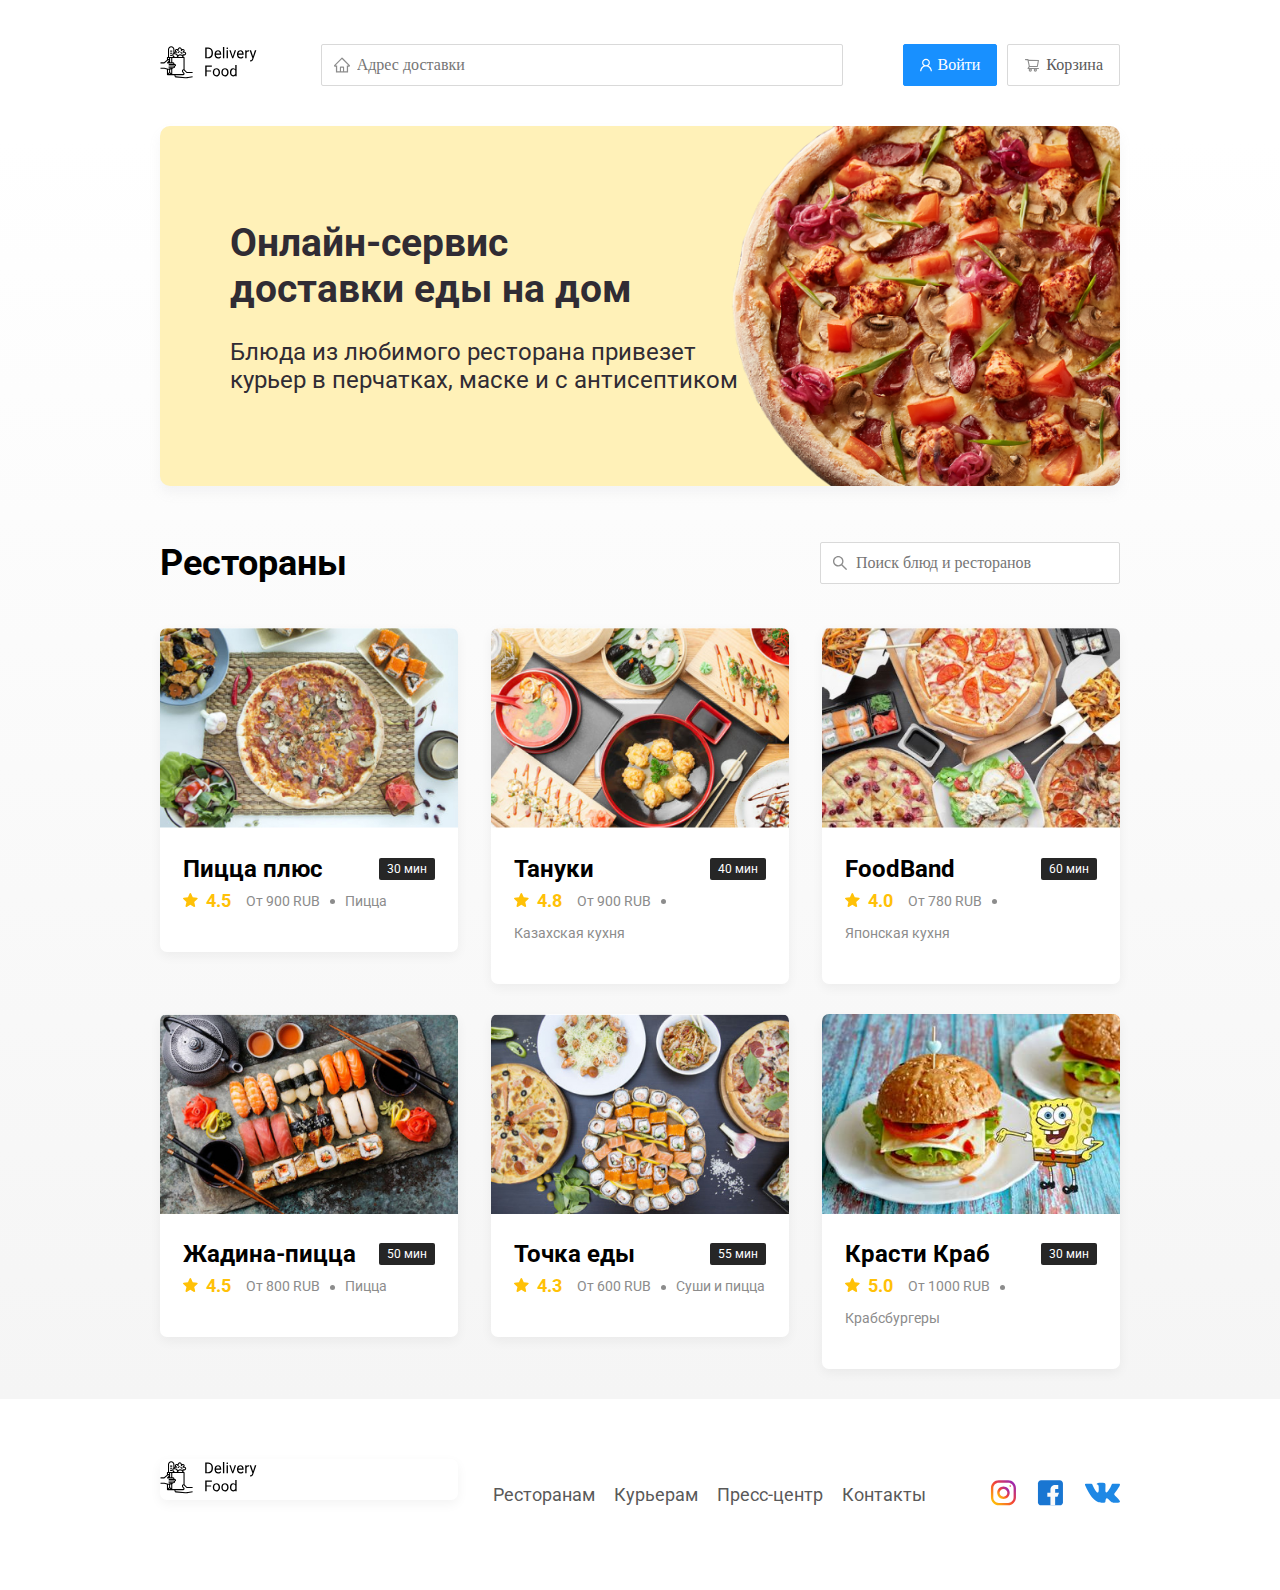
<file: index.html>
<!DOCTYPE html>
<html lang="ru">
    <head>
        <meta charset="UTF-8">
        <meta name="viewport" content="width=device-width, initial-scale=1.0">
        <title>Delivery Food - доставка еды на дом</title>
        <link 
            href="https://fonts.googleapis.com/css?family=Roboto:400,700&display=swap&subset=cyrillic" 
            rel="stylesheet"
        />
        <link rel="stylesheet" href="css\normalize.css">
        <link rel="stylesheet" href="css/style.css"/>
    </head>
    <body>
        <div class="container">
                <!-- Шапка сайти -->
            <header class="header">
                <!-- Логотип -->
                <a href="index.html" class="logo">
                    <img src="img/logo.svg" alt="Logo" class="logo"/>
                </a>
                <!-- Поле пойска -->
                <input type="text" class="input input-address"placeholder="Адрес доставки"/>
                
                <!-- Кнопки -->
                <div class="buttons">
                    <button class="button button-primary">
                        <img src="img/user.svg" alt="user" class="button-icon">
                        <span class="button-text">Войти</span>
                    </button>
                    <button class="button">
                        <img src="img/shopping-cart.svg" alt="shopping-cart" class="button-icon">
                        <span class="button-text">Корзина</span>
                    </button>
                </div>
            </header>
        </div>
        <!--/.container-->

        <main class="main">
            <div class="container">

                <section class="promo">
                    <h1 class="promo-title">Онлайн-сервис <br/> доставки еды на дом</h1>
                    <p class="promo-text">
                        Блюда из любимого ресторана привезет курьер в перчатках, маске и с антисептиком
                    </p>
                </section>
    
                <section class="restaurants">
                    <div class="section-heading">
                       <h2 class="section-title">Рестораны</h2>
                       <input type="text" class="input input-search" placeholder="Поиск блюд и ресторанов"/>
                    </div>
                    <div class="cards">
                        <a href="restaurant-pizza-plus.html" class="card">
                            <img src="img/image.jpg" alt="image" class="card-image"/>
                            <div class="card-text">
                                <div class="card-heading">
                                    <h3 class="card-title">Пицца плюс</h3>
                                    <span class="card-tag tag">30 мин</span>
                                </div>
                                <!-- /.card-heading -->
                                <div class="card-info">
                                    <div class="rating"><img src="img/rating.svg" alt="rating" class="rating-star"/>4.5</div>
                                    <div class="price">От 900 RUB</div>
                                    <div class="category">Пицца</div>
    
                                </div>
                                <!-- /.card-info -->
                            </div>
                            <!-- /.card-text -->
                        </a>
                        <!-- /.card -->
    
                        <a href="restaurant-tanuki.html" class="card">
                            <img src="img/imaget.jpg" alt="image" class="card-image"/>
                            <div class="card-text">
                                <div class="card-heading">
                                    <h3 class="card-title">Тануки</h3>
                                    <span class="card-tag tag">40 мин</span>
                                </div>
                                <!-- /.card-heading -->
                                <div class="card-info">
                                    <div class="rating"><img src="img/rating.svg" alt="rating" class="rating-star"/>4.8</div>
                                    <div class="price">От 900 RUB</div>
                                    <div class="category">Казахская кухня</div>
    
                                </div>
                                <!-- /.card-info -->
                            </div>
                            <!-- /.card-text -->
                        </a>
                        <!-- /.card -->
    
                        <a href="restaurant-foodband.html" class="card">
                            <img src="img/imagef.jpg" alt="image" class="card-image"/>
                            <div class="card-text">
                                <div class="card-heading">
                                    <h3 class="card-title">FoodBand</h3>
                                    <span class="card-tag tag">60 мин</span>
                                </div>
                                <!-- /.card-heading -->
                                <div class="card-info">
                                    <div class="rating"><img src="img/rating.svg" alt="rating" class="rating-star"/>4.0</div>
                                    <div class="price">От 780 RUB</div>
                                    <div class="category">Японская кухня</div>
    
                                </div>
                                <!-- /.card-info -->
                            </div>
                            <!-- /.card-text -->
                        </a>
                        <!-- /.card -->
    
                        <a href="restaurant-zhadina.html" class="card">
                            <img src="img/imagej.jpg" alt="image" class="card-image"/>
                            <div class="card-text">
                                <div class="card-heading">
                                    <h3 class="card-title">Жадина-пицца</h3>
                                    <span class="card-tag tag">50 мин</span>
                                </div>
                                <!-- /.card-heading -->
                                <div class="card-info">
                                    <div class="rating"><img src="img/rating.svg" alt="rating" class="rating-star"/>4.5</div>
                                    <div class="price">От 800 RUB</div>
                                    <div class="category">Пицца</div>
    
                                </div>
                                <!-- /.card-info -->
                            </div>
                            <!-- /.card-text -->
                        </a>
                        <!-- /.card -->
    
                        <a href="restaurant-dot.html" class="card">
                            <img src="img/imagete.jpg" alt="image" class="card-image"/>
                            <div class="card-text">
                                <div class="card-heading">
                                    <h3 class="card-title">Точка еды</h3>
                                    <span class="card-tag tag">55 мин</span>
                                </div>
                                <!-- /.card-heading -->
                                <div class="card-info">
                                    <div class="rating"><img src="img/rating.svg" alt="rating" class="rating-star"/>4.3</div>
                                    <div class="price">От 600 RUB</div>
                                    <div class="category">Суши и пицца</div>
    
                                </div>
                                <!-- /.card-info -->
                            </div>
                            <!-- /.card-text -->
                        </a>
                        <!-- /.card -->
    
                        <a href="restaurant-krusty.html" class="card">
                            <img src="img/imagekb.jpg" alt="image" class="card-image"/>
                            <div class="card-text">
                                <div class="card-heading">
                                    <h3 class="card-title">Красти Краб</h3>
                                    <span class="card-tag tag">30 мин</span>
                                </div>
                                <!-- /.card-heading -->
                                <div class="card-info">
                                    <div class="rating"><img src="img/rating.svg" alt="rating" class="rating-star"/>5.0</div>
                                    <div class="price">От 1000 RUB</div>
                                    <div class="category">Крабсбургеры</div>
    
                                </div>
                                <!-- /.card-info -->
                            </div>
                            <!-- /.card-text -->
                        </da>
                        <!-- /.card -->
    
    
                    </div>
                    <!--/.cards-->
                </section>

            </div>

        </main>
        <footer class="footer">
            <div class="container">
                <div class="footer-block">
                    <img src="img/logo.svg" alt="logo" class="logo footer-logo">
                    <nav class="footer-nav">
                        <a href="#" class="footer-link">Ресторанам</a>
                        <a href="#" class="footer-link">Курьерам</a>
                        <a href="#" class="footer-link">Пресс-центр</a>
                        <a href="#" class="footer-link">Контакты</a>
                    </nav>
                    <div class="social-links">
                        <a href="#" class="social-link"><img src="img/instagram.svg" alt="instagram"></a>
                        <a href="#" class="social-link"><img src="img/facebook.svg" alt="facebook"></a>
                        <a href="#" class="social-link"><img src="img/vk.svg" alt="vk"></a>
                    </div>
                </div>
            </div>
        </footer>
        
    </body>
</html>
</file>
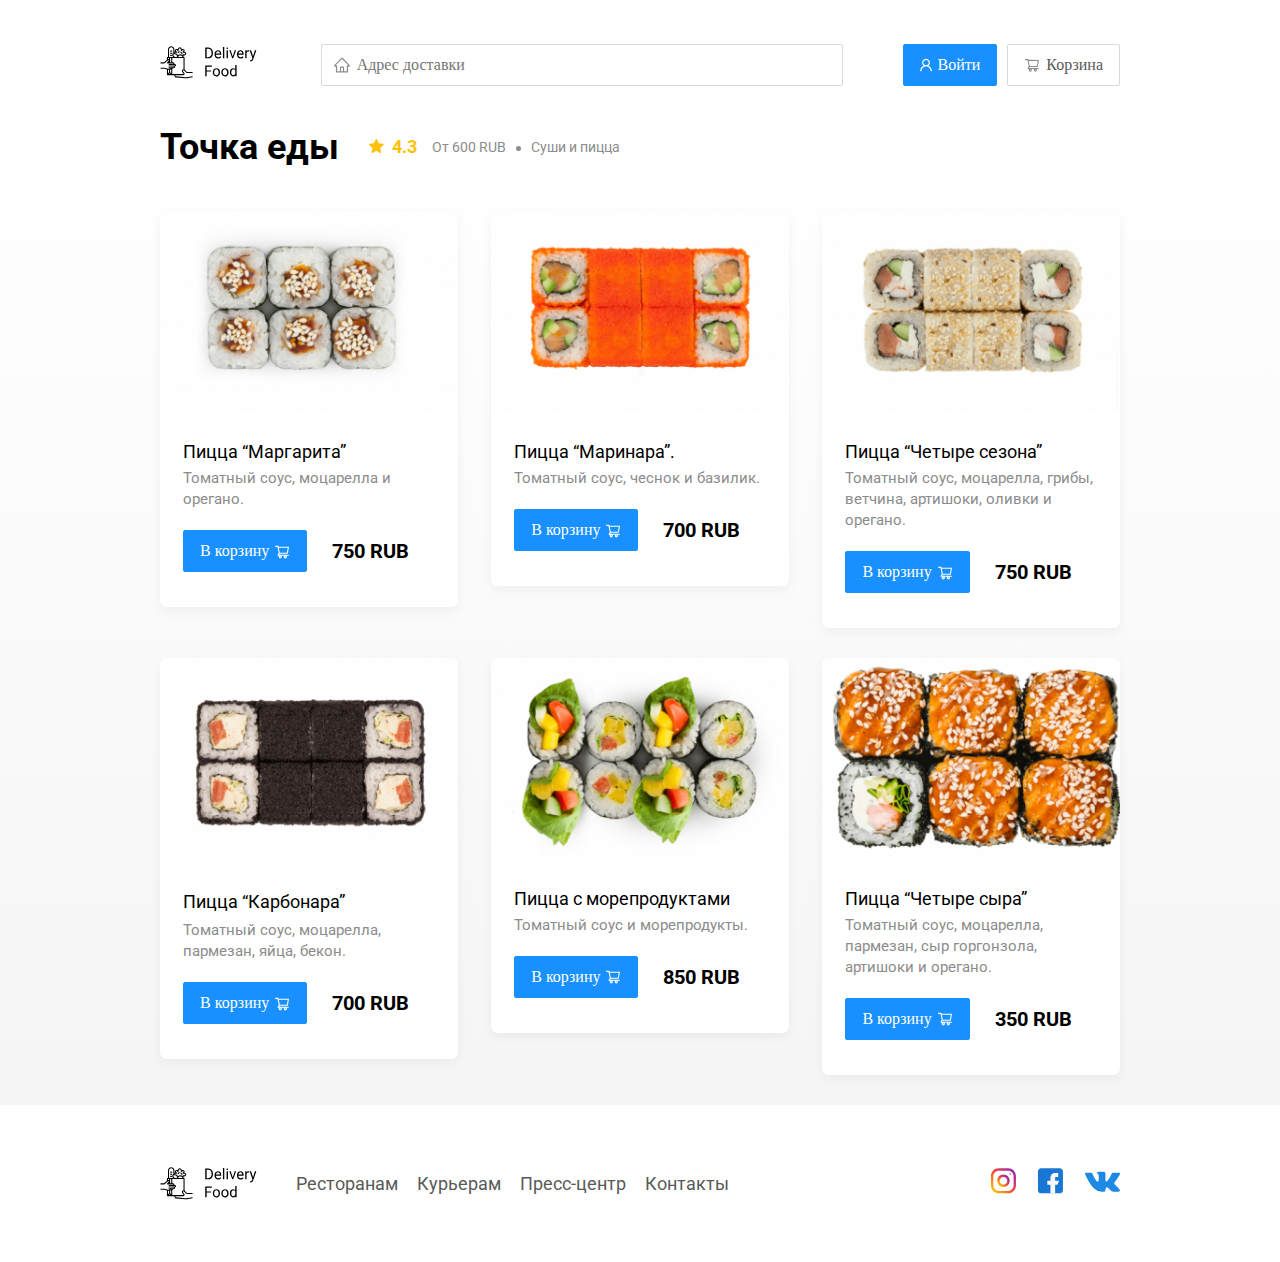
<file: restaurant-dot.html>
<!DOCTYPE html>
<html lang="ru">
    <head>
        <meta charset="UTF-8">
        <meta name="viewport" content="width=device-width, initial-scale=1.0">
        <title>Точка еды - доставка еды на дом</title>
        <link 
            href="https://fonts.googleapis.com/css?family=Roboto:400,700&display=swap&subset=cyrillic" 
            rel="stylesheet"
        />
        <link rel="stylesheet" href="css\normalize.css">
        <link rel="stylesheet" href="css/style.css"/>
    </head>
    <body>
        <div class="container">
                <!-- Шапка сайти -->
            <header class="header">
                <a href="index.html" class="logo">
                    <img src="img/logo.svg" alt="Logo" class="logo"/>
                </a>
                <input type="text" class="input input-address"placeholder="Адрес доставки"/>
                
                <!-- Кнопки -->
                <div class="buttons">
                    <button class="button button-primary">
                        <img src="img/user.svg" alt="user" class="button-icon">
                        <span class="button-text">Войти</span>
                    </button>
                    <button class="button">
                        <img src="img/shopping-cart.svg" alt="shopping-cart" class="button-icon">
                        <span class="button-text">Корзина</span>
                    </button>
                </div>
            </header>
        </div>
        <!--/.container-->

        <main class="main">
            <div class="container">
                <section class="restaurants">
                    <div class="section-heading">
                       <h2 class="section-title">Точка еды</h2>
                       <div class="card-info">
                        <div class="rating"><img src="img/rating.svg" alt="rating" class="rating-star"/>4.3</div>
                        <div class="price">От 600 RUB</div>
                        <div class="category">Суши и пицца</div>

                    </div>
                    <!-- /.card-info -->
                    </div>
                    <div class="cards">
                        <div class="card">
                            <img src="img/tanuki-image/image1.jpg" alt="image" class="card-image"/>
                            <div class="card-text">
                                <div class="card-heading">
                                    <h3 class="card-title card-title-reg">Пицца “Маргарита”</h3>
                                </div>
                                <!-- /.card-heading -->
                                <div class="card-info">
                                    <div class="ingredients">Томатный соус, моцарелла и орегано.</div>
                                </div>
                                <!-- /.card-info -->
                                <div class="card-buttons">
                                    <button class="button button-primary">
                                       <span class="button-card-text">В корзину</span>
                                        <img src="img/shopping-cart-white.svg" alt="shopping-cart" class="button-card-image">
                                    </button>
                                    <strong class="card-price-bold">750 RUB</strong>
                                </div>
                            </div>
                            <!-- /.card-text -->
                        </div>
                        <!-- /.card -->
    
                        <div class="card">
                            <img src="img/tanuki-image/image2.jpg" alt="image" class="card-image"/>
                            <div class="card-text">
                                <div class="card-heading">
                                    <h3 class="card-title card-title-reg">Пицца “Маринара”.</h3>
                                </div>
                                <!-- /.card-heading -->
                                <div class="card-info">
                                    <div class="ingredients">Томатный соус, чеснок и базилик.</div>
                                </div>
                                <!-- /.card-info -->
                                <div class="card-buttons">
                                    <button class="button button-primary">
                                       <span class="button-card-text">В корзину</span>
                                        <img src="img/shopping-cart-white.svg" alt="shopping-cart" class="button-card-image">
                                    </button>
                                    <strong class="card-price-bold">700 RUB</strong>
                                </div>
                            </div>
                            <!-- /.card-text -->
                        </div>
                        <!-- /.card -->
    
                        <div class="card">
                            <img src="img/tanuki-image/image3.jpg" alt="image" class="card-image"/>
                            <div class="card-text">
                                <div class="card-heading">
                                    <h3 class="card-title card-title-reg">Пицца “Четыре сезона” </h3>
                                </div>
                                <!-- /.card-heading -->
                                <div class="card-info">
                                    <div class="ingredients"> Томатный соус, моцарелла, грибы, ветчина, артишоки, оливки и орегано.</div>
                                </div>
                                <!-- /.card-info -->
                                <div class="card-buttons">
                                    <button class="button button-primary">
                                       <span class="button-card-text">В корзину</span>
                                        <img src="img/shopping-cart-white.svg" alt="shopping-cart" class="button-card-image">
                                    </button>
                                    <strong class="card-price-bold">750 RUB</strong>
                                </div>
                            </div>
                            <!-- /.card-text -->
                        </div>
                        <!-- /.card -->
    
                        <div class="card">
                            <img src="img/tanuki-image/image4.jpg" alt="image" class="card-image"/>
                            <div class="card-text">
                                <div class="card-heading">
                                    <h3 class="card-title card-title-reg">Пицца “Карбонара” <h3>
                                </div>
                                <!-- /.card-heading -->
                                <div class="card-info">
                                    <div class="ingredients">Томатный соус, моцарелла, пармезан, яйца, бекон.</div>
                                </div>
                                <!-- /.card-info -->
                                <div class="card-buttons">
                                    <button class="button button-primary">
                                       <span class="button-card-text">В корзину</span>
                                        <img src="img/shopping-cart-white.svg" alt="shopping-cart" class="button-card-image">
                                    </button>
                                    <strong class="card-price-bold">700 RUB</strong>
                                </div>
                            </div>
                            <!-- /.card-text -->
                        </div>
                        <!-- /.card -->
    
                        <div class="card">
                            <img src="img/tanuki-image/image5.jpg" alt="image" class="card-image"/>
                            <div class="card-text">
                                <div class="card-heading">
                                    <h3 class="card-title card-title-reg">Пицца с морепродуктами</h3>
                                </div>
                                <!-- /.card-heading -->
                                <div class="card-info">
                                    <div class="ingredients">Томатный соус и морепродукты.</div>
                                </div>
                                <!-- /.card-info -->
                                <div class="card-buttons">
                                    <button class="button button-primary">
                                       <span class="button-card-text">В корзину</span>
                                        <img src="img/shopping-cart-white.svg" alt="shopping-cart" class="button-card-image">
                                    </button>
                                    <strong class="card-price-bold">850 RUB</strong>
                                </div>
                            </div>
                            <!-- /.card-text -->
                        </div>
                        <!-- /.card -->
    
                        <div class="card">
                            <img src="img/tanuki-image/image6.jpg" alt="image" class="card-image"/>
                            <div class="card-text">
                                <div class="card-heading">
                                    <h3 class="card-title card-title-reg"> Пицца “Четыре сыра” </h3>
                                </div>
                                <!-- /.card-heading -->
                                <div class="card-info">
                                    <div class="ingredients">Томатный соус, моцарелла, пармезан, сыр горгонзола, артишоки и орегано.</div>
                                </div>
                                <!-- /.card-info -->
                                <div class="card-buttons">
                                    <button class="button button-primary">
                                       <span class="button-card-text">В корзину</span>
                                        <img src="img/shopping-cart-white.svg" alt="shopping-cart" class="button-card-image">
                                    </button>
                                    <strong class="card-price-bold">350 RUB</strong>
                                </div>
                            </div>
                            <!-- /.card-text -->
                        </div>
                        <!-- /.card -->
    
    
                    </div>
                    <!--/.cards-->
                </section>

            </div>

        </main>
        <footer class="footer">
            <div class="container">
                <div class="footer-block">
                    <img src="img/logo.svg" alt="logo" class="logo footer-logo">
                    <nav class="footer-nav">
                        <a href="#" class="footer-link">Ресторанам</a>
                        <a href="#" class="footer-link">Курьерам</a>
                        <a href="#" class="footer-link">Пресс-центр</a>
                        <a href="#" class="footer-link">Контакты</a>
                    </nav>
                    <div class="social-links">
                        <a href="#" class="social-link"><img src="img/instagram.svg" alt="instagram"></a>
                        <a href="#" class="social-link"><img src="img/facebook.svg" alt="facebook"></a>
                        <a href="#" class="social-link"><img src="img/vk.svg" alt="vk"></a>
                    </div>
                </div>
            </div>
        </footer>
        
    </body>
</html>
</file>
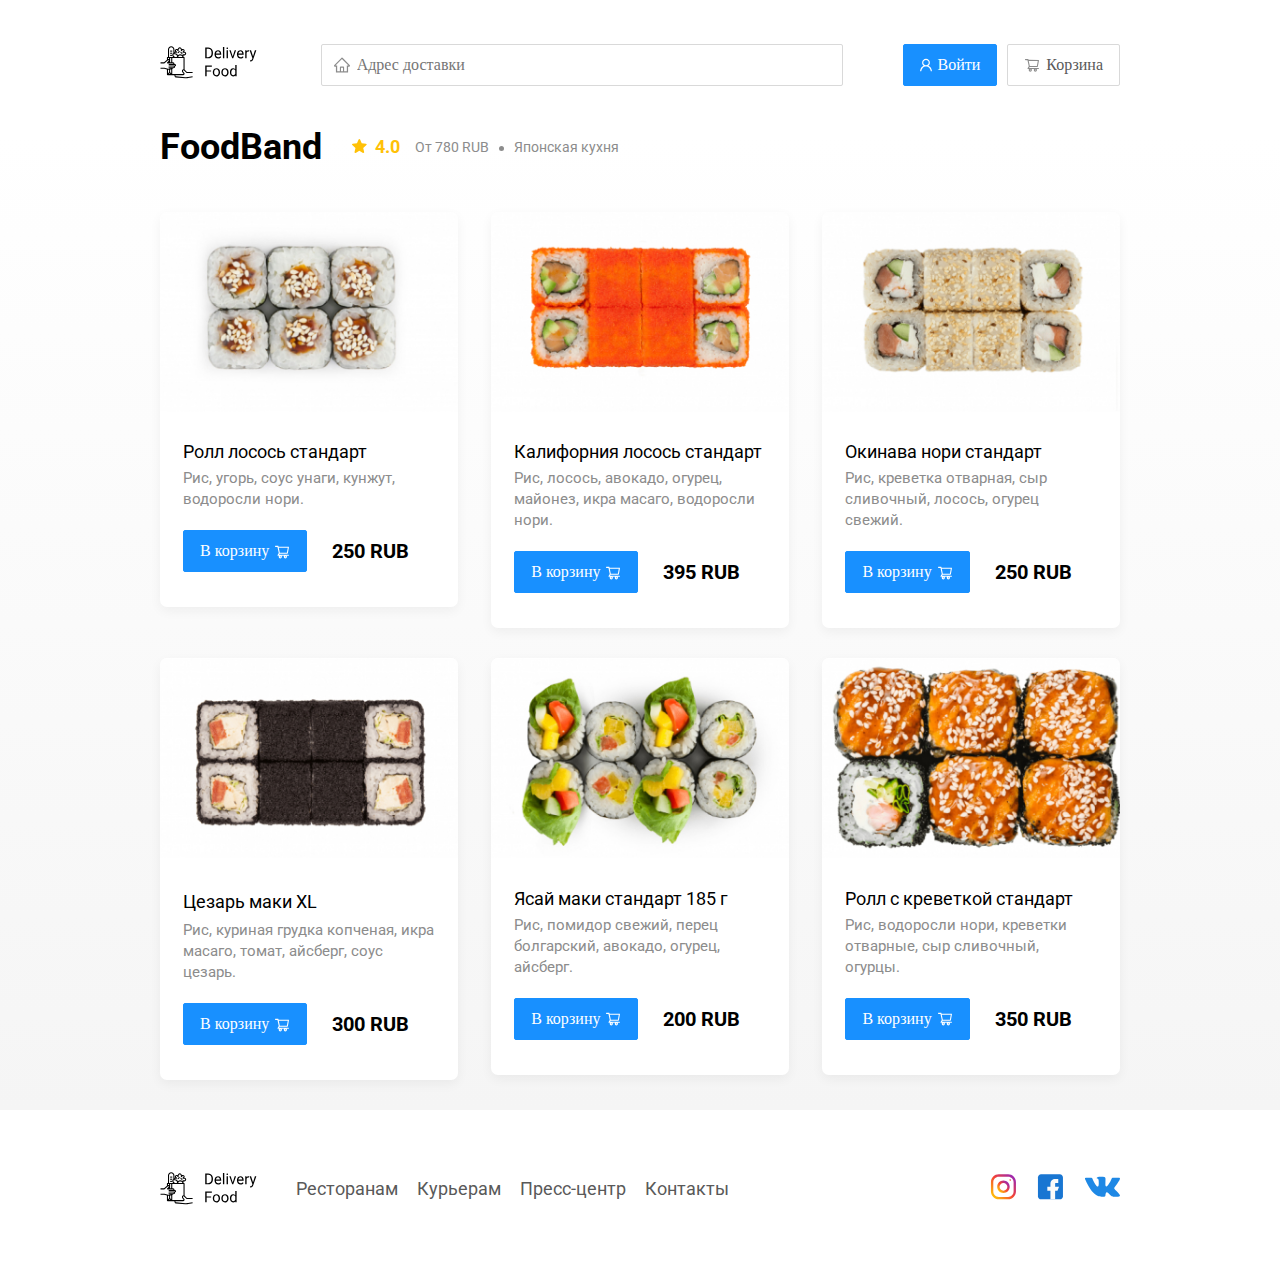
<file: restaurant-foodband.html>
<!DOCTYPE html>
<html lang="ru">
    <head>
        <meta charset="UTF-8">
        <meta name="viewport" content="width=device-width, initial-scale=1.0">
        <title>FoodBand - доставка еды на дом</title>
        <link 
            href="https://fonts.googleapis.com/css?family=Roboto:400,700&display=swap&subset=cyrillic" 
            rel="stylesheet"
        />
        <link rel="stylesheet" href="css\normalize.css">
        <link rel="stylesheet" href="css/style.css"/>
    </head>
    <body>
        <div class="container">
                <!-- Шапка сайти -->
            <header class="header">
                <a href="index.html" class="logo">
                    <img src="img/logo.svg" alt="Logo" class="logo"/>
                </a>
                <input type="text" class="input input-address"placeholder="Адрес доставки"/>
                
                <!-- Кнопки -->
                <div class="buttons">
                    <button class="button button-primary">
                        <img src="img/user.svg" alt="user" class="button-icon">
                        <span class="button-text">Войти</span>
                    </button>
                    <button class="button">
                        <img src="img/shopping-cart.svg" alt="shopping-cart" class="button-icon">
                        <span class="button-text">Корзина</span>
                    </button>
                </div>
            </header>
        </div>
        <!--/.container-->

        <main class="main">
            <div class="container">
                <section class="restaurants">
                    <div class="section-heading">
                       <h2 class="section-title">FoodBand</h2>
                       <div class="card-info">
                        <div class="rating"><img src="img/rating.svg" alt="rating" class="rating-star"/>4.0</div>
                        <div class="price">От 780 RUB</div>
                        <div class="category">Японская кухня</div>

                    </div>
                    <!-- /.card-info -->
                    </div>
                    <div class="cards">
                        <div class="card">
                            <img src="img/tanuki-image/image1.jpg" alt="image" class="card-image"/>
                            <div class="card-text">
                                <div class="card-heading">
                                    <h3 class="card-title card-title-reg">Ролл лосось стандарт</h3>
                                </div>
                                <!-- /.card-heading -->
                                <div class="card-info">
                                    <div class="ingredients">Рис, угорь, соус унаги, кунжут, водоросли нори.</div>
                                </div>
                                <!-- /.card-info -->
                                <div class="card-buttons">
                                    <button class="button button-primary">
                                       <span class="button-card-text">В корзину</span>
                                        <img src="img/shopping-cart-white.svg" alt="shopping-cart" class="button-card-image">
                                    </button>
                                    <strong class="card-price-bold">250 RUB</strong>
                                </div>
                            </div>
                            <!-- /.card-text -->
                        </div>
                        <!-- /.card -->
    
                        <div class="card">
                            <img src="img/tanuki-image/image2.jpg" alt="image" class="card-image"/>
                            <div class="card-text">
                                <div class="card-heading">
                                    <h3 class="card-title card-title-reg">Калифорния лосось стандарт</h3>
                                </div>
                                <!-- /.card-heading -->
                                <div class="card-info">
                                    <div class="ingredients">Рис, лосось, авокадо, огурец, майонез, икра масаго, водоросли нори.</div>
                                </div>
                                <!-- /.card-info -->
                                <div class="card-buttons">
                                    <button class="button button-primary">
                                       <span class="button-card-text">В корзину</span>
                                        <img src="img/shopping-cart-white.svg" alt="shopping-cart" class="button-card-image">
                                    </button>
                                    <strong class="card-price-bold">395 RUB</strong>
                                </div>
                            </div>
                            <!-- /.card-text -->
                        </div>
                        <!-- /.card -->
    
                        <div class="card">
                            <img src="img/tanuki-image/image3.jpg" alt="image" class="card-image"/>
                            <div class="card-text">
                                <div class="card-heading">
                                    <h3 class="card-title card-title-reg">Окинава нори стандарт</h3>
                                </div>
                                <!-- /.card-heading -->
                                <div class="card-info">
                                    <div class="ingredients"> Рис, креветка отварная, сыр сливочный, лосось, огурец свежий.</div>
                                </div>
                                <!-- /.card-info -->
                                <div class="card-buttons">
                                    <button class="button button-primary">
                                       <span class="button-card-text">В корзину</span>
                                        <img src="img/shopping-cart-white.svg" alt="shopping-cart" class="button-card-image">
                                    </button>
                                    <strong class="card-price-bold">250 RUB</strong>
                                </div>
                            </div>
                            <!-- /.card-text -->
                        </div>
                        <!-- /.card -->
    
                        <div class="card">
                            <img src="img/tanuki-image/image4.jpg" alt="image" class="card-image"/>
                            <div class="card-text">
                                <div class="card-heading">
                                    <h3 class="card-title card-title-reg">Цезарь маки XL<h3>
                                </div>
                                <!-- /.card-heading -->
                                <div class="card-info">
                                    <div class="ingredients">Рис, куриная грудка копченая, икра масаго, томат, айсберг, соус цезарь.</div>
                                </div>
                                <!-- /.card-info -->
                                <div class="card-buttons">
                                    <button class="button button-primary">
                                       <span class="button-card-text">В корзину</span>
                                        <img src="img/shopping-cart-white.svg" alt="shopping-cart" class="button-card-image">
                                    </button>
                                    <strong class="card-price-bold">300 RUB</strong>
                                </div>
                            </div>
                            <!-- /.card-text -->
                        </div>
                        <!-- /.card -->
    
                        <div class="card">
                            <img src="img/tanuki-image/image5.jpg" alt="image" class="card-image"/>
                            <div class="card-text">
                                <div class="card-heading">
                                    <h3 class="card-title card-title-reg">Ясай маки стандарт 185 г</h3>
                                </div>
                                <!-- /.card-heading -->
                                <div class="card-info">
                                    <div class="ingredients">Рис, помидор свежий, перец болгарский, авокадо, огурец, айсберг.</div>
                                </div>
                                <!-- /.card-info -->
                                <div class="card-buttons">
                                    <button class="button button-primary">
                                       <span class="button-card-text">В корзину</span>
                                        <img src="img/shopping-cart-white.svg" alt="shopping-cart" class="button-card-image">
                                    </button>
                                    <strong class="card-price-bold">200 RUB</strong>
                                </div>
                            </div>
                            <!-- /.card-text -->
                        </div>
                        <!-- /.card -->
    
                        <div class="card">
                            <img src="img/tanuki-image/image6.jpg" alt="image" class="card-image"/>
                            <div class="card-text">
                                <div class="card-heading">
                                    <h3 class="card-title card-title-reg">Ролл с креветкой стандарт</h3>
                                </div>
                                <!-- /.card-heading -->
                                <div class="card-info">
                                    <div class="ingredients">Рис, водоросли нори, креветки отварные, сыр сливочный, огурцы.</div>
                                </div>
                                <!-- /.card-info -->
                                <div class="card-buttons">
                                    <button class="button button-primary">
                                       <span class="button-card-text">В корзину</span>
                                        <img src="img/shopping-cart-white.svg" alt="shopping-cart" class="button-card-image">
                                    </button>
                                    <strong class="card-price-bold">350 RUB</strong>
                                </div>
                            </div>
                            <!-- /.card-text -->
                        </div>
                        <!-- /.card -->
    
    
                    </div>
                    <!--/.cards-->
                </section>

            </div>

        </main>
        <footer class="footer">
            <div class="container">
                <div class="footer-block">
                    <img src="img/logo.svg" alt="logo" class="logo footer-logo">
                    <nav class="footer-nav">
                        <a href="#" class="footer-link">Ресторанам</a>
                        <a href="#" class="footer-link">Курьерам</a>
                        <a href="#" class="footer-link">Пресс-центр</a>
                        <a href="#" class="footer-link">Контакты</a>
                    </nav>
                    <div class="social-links">
                        <a href="#" class="social-link"><img src="img/instagram.svg" alt="instagram"></a>
                        <a href="#" class="social-link"><img src="img/facebook.svg" alt="facebook"></a>
                        <a href="#" class="social-link"><img src="img/vk.svg" alt="vk"></a>
                    </div>
                </div>
            </div>
        </footer>
        
    </body>
</html>
</file>
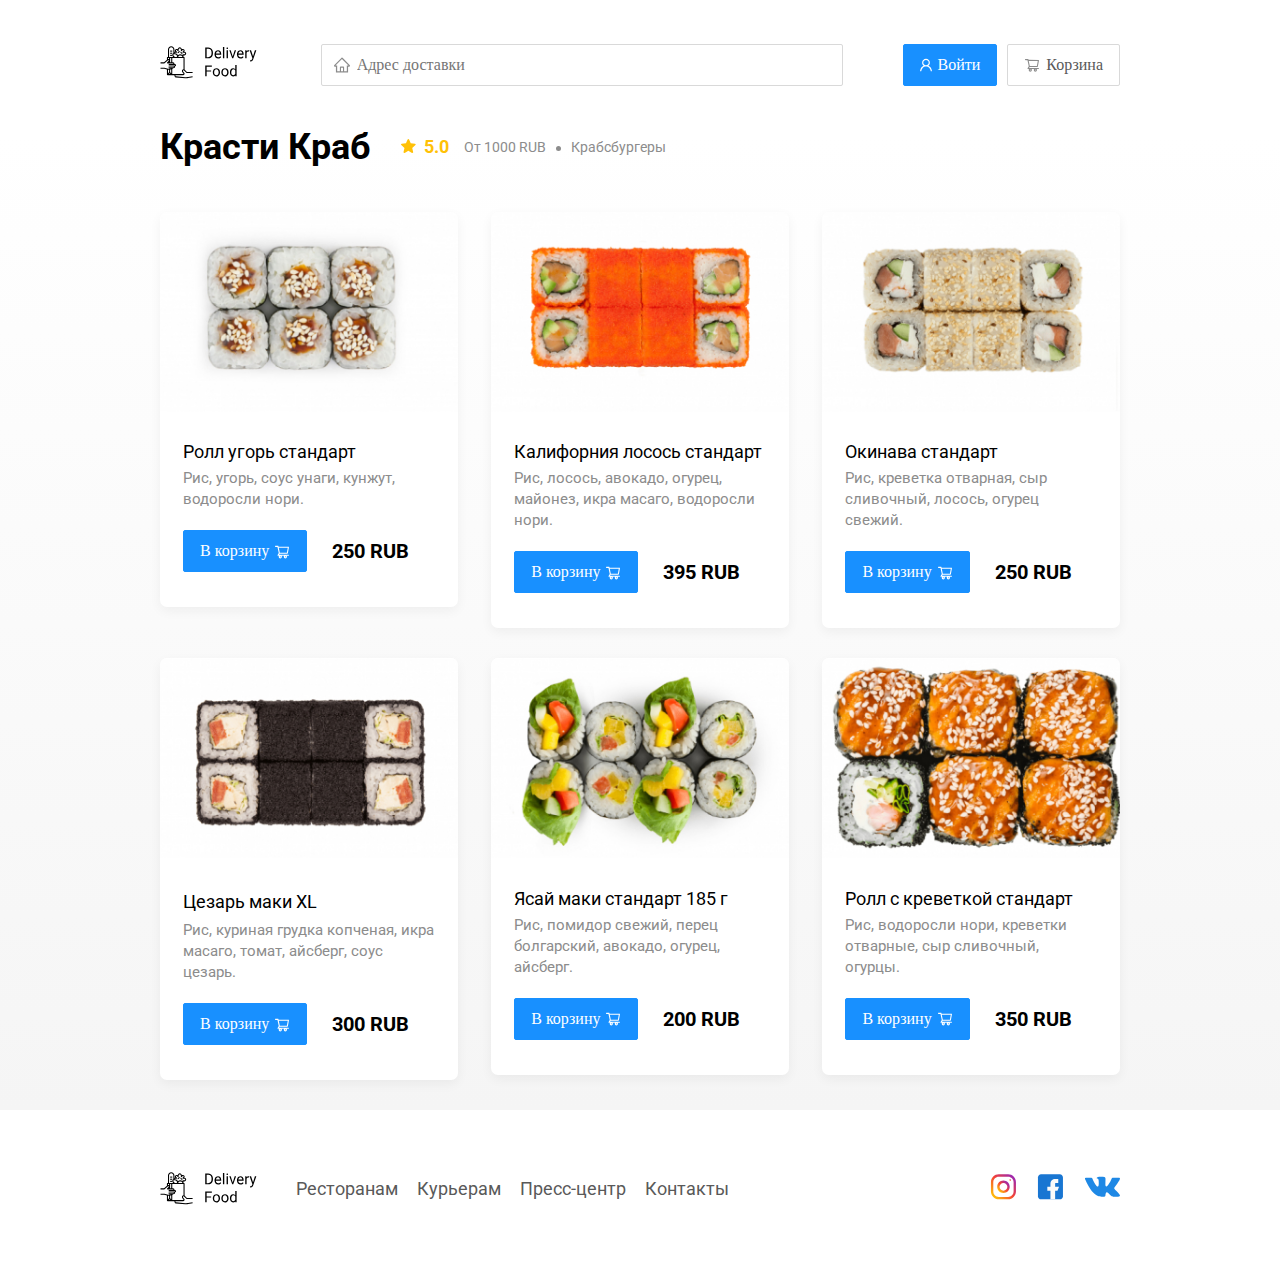
<file: restaurant-krusty.html>
<!DOCTYPE html>
<html lang="ru">
    <head>
        <meta charset="UTF-8">
        <meta name="viewport" content="width=device-width, initial-scale=1.0">
        <title>Красти Краб - доставка еды на дом</title>
        <link 
            href="https://fonts.googleapis.com/css?family=Roboto:400,700&display=swap&subset=cyrillic" 
            rel="stylesheet"
        />
        <link rel="stylesheet" href="css\normalize.css">
        <link rel="stylesheet" href="css/style.css"/>
    </head>
    <body>
        <div class="container">
                <!-- Шапка сайти -->
            <header class="header">
                <a href="index.html" class="logo">
                    <img src="img/logo.svg" alt="Logo" class="logo"/>
                </a>
                <input type="text" class="input input-address"placeholder="Адрес доставки"/>
                
                <!-- Кнопки -->
                <div class="buttons">
                    <button class="button button-primary">
                        <img src="img/user.svg" alt="user" class="button-icon">
                        <span class="button-text">Войти</span>
                    </button>
                    <button class="button">
                        <img src="img/shopping-cart.svg" alt="shopping-cart" class="button-icon">
                        <span class="button-text">Корзина</span>
                    </button>
                </div>
            </header>
        </div>
        <!--/.container-->

        <main class="main">
            <div class="container">
                <section class="restaurants">
                    <div class="section-heading">
                       <h2 class="section-title">Красти Краб</h2>
                       <div class="card-info">
                        <div class="rating"><img src="img/rating.svg" alt="rating" class="rating-star"/>5.0</div>
                        <div class="price">От 1000 RUB</div>
                        <div class="category">Крабсбургеры</div>

                    </div>
                    <!-- /.card-info -->
                    </div>
                    <div class="cards">
                        <div class="card">
                            <img src="img/tanuki-image/image1.jpg" alt="image" class="card-image"/>
                            <div class="card-text">
                                <div class="card-heading">
                                    <h3 class="card-title card-title-reg">Ролл угорь стандарт</h3>
                                </div>
                                <!-- /.card-heading -->
                                <div class="card-info">
                                    <div class="ingredients">Рис, угорь, соус унаги, кунжут, водоросли нори.</div>
                                </div>
                                <!-- /.card-info -->
                                <div class="card-buttons">
                                    <button class="button button-primary">
                                       <span class="button-card-text">В корзину</span>
                                        <img src="img/shopping-cart-white.svg" alt="shopping-cart" class="button-card-image">
                                    </button>
                                    <strong class="card-price-bold">250 RUB</strong>
                                </div>
                            </div>
                            <!-- /.card-text -->
                        </div>
                        <!-- /.card -->
    
                        <div class="card">
                            <img src="img/tanuki-image/image2.jpg" alt="image" class="card-image"/>
                            <div class="card-text">
                                <div class="card-heading">
                                    <h3 class="card-title card-title-reg">Калифорния лосось стандарт</h3>
                                </div>
                                <!-- /.card-heading -->
                                <div class="card-info">
                                    <div class="ingredients">Рис, лосось, авокадо, огурец, майонез, икра масаго, водоросли нори.</div>
                                </div>
                                <!-- /.card-info -->
                                <div class="card-buttons">
                                    <button class="button button-primary">
                                       <span class="button-card-text">В корзину</span>
                                        <img src="img/shopping-cart-white.svg" alt="shopping-cart" class="button-card-image">
                                    </button>
                                    <strong class="card-price-bold">395 RUB</strong>
                                </div>
                            </div>
                            <!-- /.card-text -->
                        </div>
                        <!-- /.card -->
    
                        <div class="card">
                            <img src="img/tanuki-image/image3.jpg" alt="image" class="card-image"/>
                            <div class="card-text">
                                <div class="card-heading">
                                    <h3 class="card-title card-title-reg">Окинава стандарт</h3>
                                </div>
                                <!-- /.card-heading -->
                                <div class="card-info">
                                    <div class="ingredients"> Рис, креветка отварная, сыр сливочный, лосось, огурец свежий.</div>
                                </div>
                                <!-- /.card-info -->
                                <div class="card-buttons">
                                    <button class="button button-primary">
                                       <span class="button-card-text">В корзину</span>
                                        <img src="img/shopping-cart-white.svg" alt="shopping-cart" class="button-card-image">
                                    </button>
                                    <strong class="card-price-bold">250 RUB</strong>
                                </div>
                            </div>
                            <!-- /.card-text -->
                        </div>
                        <!-- /.card -->
    
                        <div class="card">
                            <img src="img/tanuki-image/image4.jpg" alt="image" class="card-image"/>
                            <div class="card-text">
                                <div class="card-heading">
                                    <h3 class="card-title card-title-reg">Цезарь маки XL<h3>
                                </div>
                                <!-- /.card-heading -->
                                <div class="card-info">
                                    <div class="ingredients">Рис, куриная грудка копченая, икра масаго, томат, айсберг, соус цезарь.</div>
                                </div>
                                <!-- /.card-info -->
                                <div class="card-buttons">
                                    <button class="button button-primary">
                                       <span class="button-card-text">В корзину</span>
                                        <img src="img/shopping-cart-white.svg" alt="shopping-cart" class="button-card-image">
                                    </button>
                                    <strong class="card-price-bold">300 RUB</strong>
                                </div>
                            </div>
                            <!-- /.card-text -->
                        </div>
                        <!-- /.card -->
    
                        <div class="card">
                            <img src="img/tanuki-image/image5.jpg" alt="image" class="card-image"/>
                            <div class="card-text">
                                <div class="card-heading">
                                    <h3 class="card-title card-title-reg">Ясай маки стандарт 185 г</h3>
                                </div>
                                <!-- /.card-heading -->
                                <div class="card-info">
                                    <div class="ingredients">Рис, помидор свежий, перец болгарский, авокадо, огурец, айсберг.</div>
                                </div>
                                <!-- /.card-info -->
                                <div class="card-buttons">
                                    <button class="button button-primary">
                                       <span class="button-card-text">В корзину</span>
                                        <img src="img/shopping-cart-white.svg" alt="shopping-cart" class="button-card-image">
                                    </button>
                                    <strong class="card-price-bold">200 RUB</strong>
                                </div>
                            </div>
                            <!-- /.card-text -->
                        </div>
                        <!-- /.card -->
    
                        <div class="card">
                            <img src="img/tanuki-image/image6.jpg" alt="image" class="card-image"/>
                            <div class="card-text">
                                <div class="card-heading">
                                    <h3 class="card-title card-title-reg">Ролл с креветкой стандарт</h3>
                                </div>
                                <!-- /.card-heading -->
                                <div class="card-info">
                                    <div class="ingredients">Рис, водоросли нори, креветки отварные, сыр сливочный, огурцы.</div>
                                </div>
                                <!-- /.card-info -->
                                <div class="card-buttons">
                                    <button class="button button-primary">
                                       <span class="button-card-text">В корзину</span>
                                        <img src="img/shopping-cart-white.svg" alt="shopping-cart" class="button-card-image">
                                    </button>
                                    <strong class="card-price-bold">350 RUB</strong>
                                </div>
                            </div>
                            <!-- /.card-text -->
                        </div>
                        <!-- /.card -->
    
    
                    </div>
                    <!--/.cards-->
                </section>

            </div>

        </main>
        <footer class="footer">
            <div class="container">
                <div class="footer-block">
                    <img src="img/logo.svg" alt="logo" class="logo footer-logo">
                    <nav class="footer-nav">
                        <a href="#" class="footer-link">Ресторанам</a>
                        <a href="#" class="footer-link">Курьерам</a>
                        <a href="#" class="footer-link">Пресс-центр</a>
                        <a href="#" class="footer-link">Контакты</a>
                    </nav>
                    <div class="social-links">
                        <a href="#" class="social-link"><img src="img/instagram.svg" alt="instagram"></a>
                        <a href="#" class="social-link"><img src="img/facebook.svg" alt="facebook"></a>
                        <a href="#" class="social-link"><img src="img/vk.svg" alt="vk"></a>
                    </div>
                </div>
            </div>
        </footer>
        
    </body>
</html>
</file>
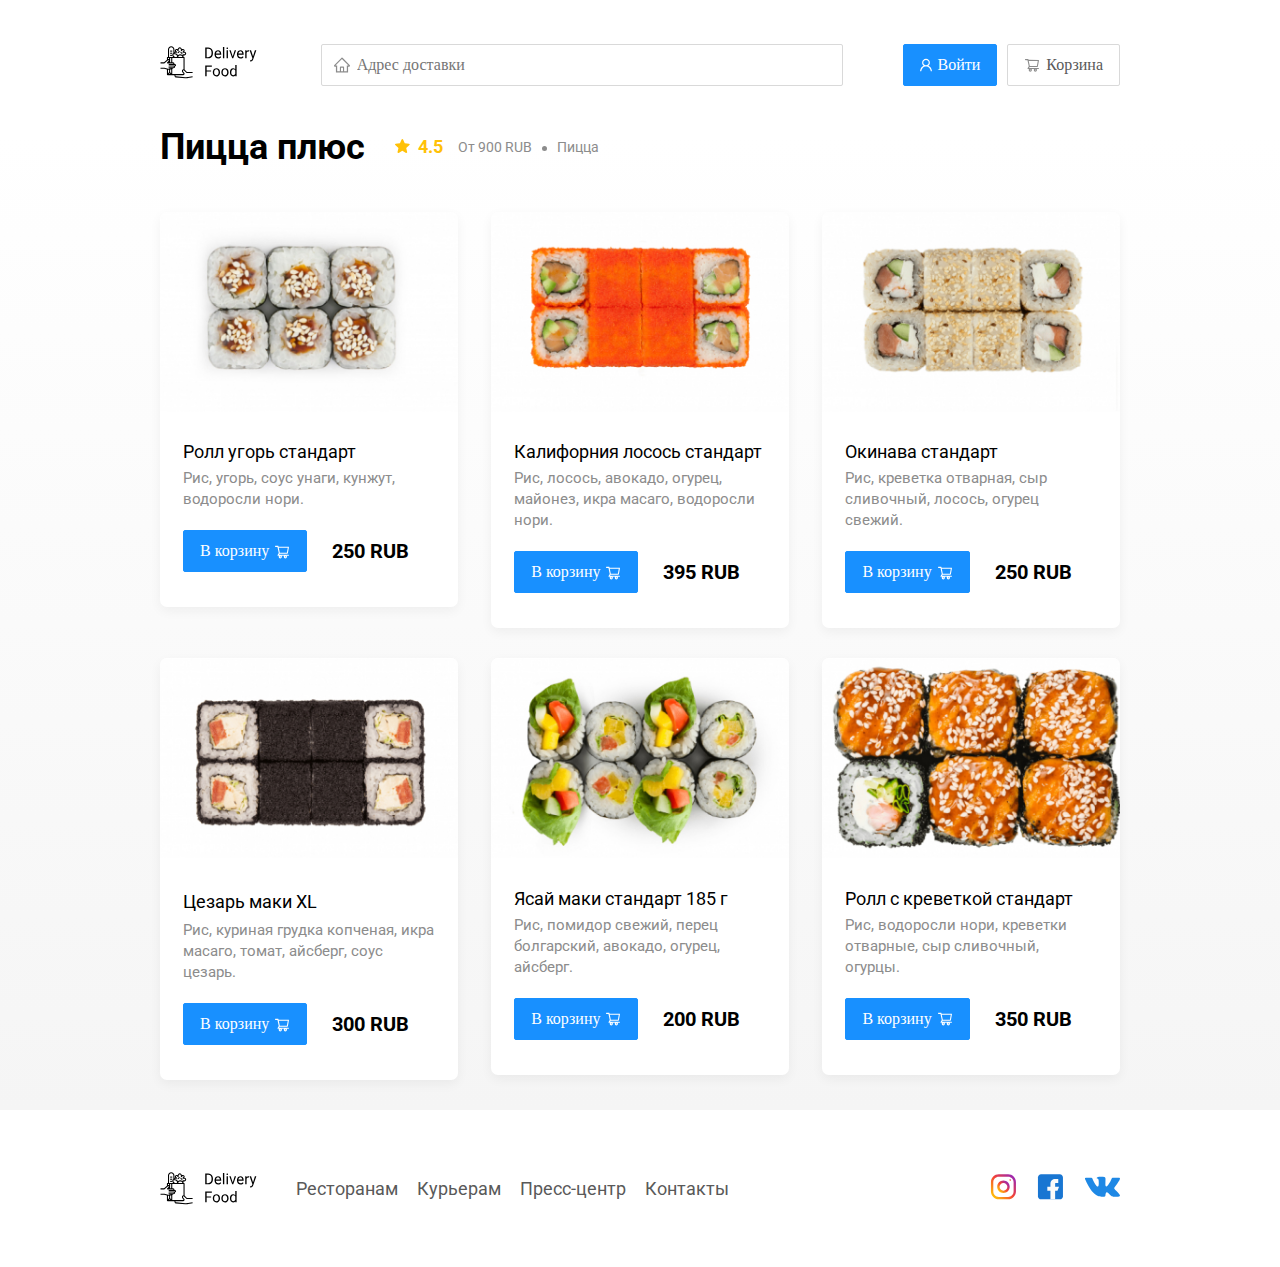
<file: restaurant-pizza-plus.html>
<!DOCTYPE html>
<html lang="ru">
    <head>
        <meta charset="UTF-8">
        <meta name="viewport" content="width=device-width, initial-scale=1.0">
        <title>Пицца плюс - доставка еды на дом</title>
        <link 
            href="https://fonts.googleapis.com/css?family=Roboto:400,700&display=swap&subset=cyrillic" 
            rel="stylesheet"
        />
        <link rel="stylesheet" href="css\normalize.css">
        <link rel="stylesheet" href="css/style.css"/>
    </head>
    <body>
        <div class="container">
                <!-- Шапка сайти -->
            <header class="header">
                <a href="index.html" class="logo">
                    <img src="img/logo.svg" alt="Logo" class="logo"/>
                </a>
                <input type="text" class="input input-address"placeholder="Адрес доставки"/>
                
                <!-- Кнопки -->
                <div class="buttons">
                    <button class="button button-primary">
                        <img src="img/user.svg" alt="user" class="button-icon">
                        <span class="button-text">Войти</span>
                    </button>
                    <button class="button">
                        <img src="img/shopping-cart.svg" alt="shopping-cart" class="button-icon">
                        <span class="button-text">Корзина</span>
                    </button>
                </div>
            </header>
        </div>
        <!--/.container-->

        <main class="main">
            <div class="container">
                <section class="restaurants">
                    <div class="section-heading">
                       <h2 class="section-title">Пицца плюс</h2>
                       <div class="card-info">
                        <div class="rating"><img src="img/rating.svg" alt="rating" class="rating-star"/>4.5</div>
                        <div class="price">От 900 RUB</div>
                        <div class="category">Пицца</div>

                    </div>
                    <!-- /.card-info -->
                    </div>
                    <div class="cards">
                        <div class="card">
                            <img src="img/tanuki-image/image1.jpg" alt="image" class="card-image"/>
                            <div class="card-text">
                                <div class="card-heading">
                                    <h3 class="card-title card-title-reg">Ролл угорь стандарт</h3>
                                </div>
                                <!-- /.card-heading -->
                                <div class="card-info">
                                    <div class="ingredients">Рис, угорь, соус унаги, кунжут, водоросли нори.</div>
                                </div>
                                <!-- /.card-info -->
                                <div class="card-buttons">
                                    <button class="button button-primary">
                                       <span class="button-card-text">В корзину</span>
                                        <img src="img/shopping-cart-white.svg" alt="shopping-cart" class="button-card-image">
                                    </button>
                                    <strong class="card-price-bold">250 RUB</strong>
                                </div>
                            </div>
                            <!-- /.card-text -->
                        </div>
                        <!-- /.card -->
    
                        <div class="card">
                            <img src="img/tanuki-image/image2.jpg" alt="image" class="card-image"/>
                            <div class="card-text">
                                <div class="card-heading">
                                    <h3 class="card-title card-title-reg">Калифорния лосось стандарт</h3>
                                </div>
                                <!-- /.card-heading -->
                                <div class="card-info">
                                    <div class="ingredients">Рис, лосось, авокадо, огурец, майонез, икра масаго, водоросли нори.</div>
                                </div>
                                <!-- /.card-info -->
                                <div class="card-buttons">
                                    <button class="button button-primary">
                                       <span class="button-card-text">В корзину</span>
                                        <img src="img/shopping-cart-white.svg" alt="shopping-cart" class="button-card-image">
                                    </button>
                                    <strong class="card-price-bold">395 RUB</strong>
                                </div>
                            </div>
                            <!-- /.card-text -->
                        </div>
                        <!-- /.card -->
    
                        <div class="card">
                            <img src="img/tanuki-image/image3.jpg" alt="image" class="card-image"/>
                            <div class="card-text">
                                <div class="card-heading">
                                    <h3 class="card-title card-title-reg">Окинава стандарт</h3>
                                </div>
                                <!-- /.card-heading -->
                                <div class="card-info">
                                    <div class="ingredients"> Рис, креветка отварная, сыр сливочный, лосось, огурец свежий.</div>
                                </div>
                                <!-- /.card-info -->
                                <div class="card-buttons">
                                    <button class="button button-primary">
                                       <span class="button-card-text">В корзину</span>
                                        <img src="img/shopping-cart-white.svg" alt="shopping-cart" class="button-card-image">
                                    </button>
                                    <strong class="card-price-bold">250 RUB</strong>
                                </div>
                            </div>
                            <!-- /.card-text -->
                        </div>
                        <!-- /.card -->
    
                        <div class="card">
                            <img src="img/tanuki-image/image4.jpg" alt="image" class="card-image"/>
                            <div class="card-text">
                                <div class="card-heading">
                                    <h3 class="card-title card-title-reg">Цезарь маки XL<h3>
                                </div>
                                <!-- /.card-heading -->
                                <div class="card-info">
                                    <div class="ingredients">Рис, куриная грудка копченая, икра масаго, томат, айсберг, соус цезарь.</div>
                                </div>
                                <!-- /.card-info -->
                                <div class="card-buttons">
                                    <button class="button button-primary">
                                       <span class="button-card-text">В корзину</span>
                                        <img src="img/shopping-cart-white.svg" alt="shopping-cart" class="button-card-image">
                                    </button>
                                    <strong class="card-price-bold">300 RUB</strong>
                                </div>
                            </div>
                            <!-- /.card-text -->
                        </div>
                        <!-- /.card -->
    
                        <div class="card">
                            <img src="img/tanuki-image/image5.jpg" alt="image" class="card-image"/>
                            <div class="card-text">
                                <div class="card-heading">
                                    <h3 class="card-title card-title-reg">Ясай маки стандарт 185 г</h3>
                                </div>
                                <!-- /.card-heading -->
                                <div class="card-info">
                                    <div class="ingredients">Рис, помидор свежий, перец болгарский, авокадо, огурец, айсберг.</div>
                                </div>
                                <!-- /.card-info -->
                                <div class="card-buttons">
                                    <button class="button button-primary">
                                       <span class="button-card-text">В корзину</span>
                                        <img src="img/shopping-cart-white.svg" alt="shopping-cart" class="button-card-image">
                                    </button>
                                    <strong class="card-price-bold">200 RUB</strong>
                                </div>
                            </div>
                            <!-- /.card-text -->
                        </div>
                        <!-- /.card -->
    
                        <div class="card">
                            <img src="img/tanuki-image/image6.jpg" alt="image" class="card-image"/>
                            <div class="card-text">
                                <div class="card-heading">
                                    <h3 class="card-title card-title-reg">Ролл с креветкой стандарт</h3>
                                </div>
                                <!-- /.card-heading -->
                                <div class="card-info">
                                    <div class="ingredients">Рис, водоросли нори, креветки отварные, сыр сливочный, огурцы.</div>
                                </div>
                                <!-- /.card-info -->
                                <div class="card-buttons">
                                    <button class="button button-primary">
                                       <span class="button-card-text">В корзину</span>
                                        <img src="img/shopping-cart-white.svg" alt="shopping-cart" class="button-card-image">
                                    </button>
                                    <strong class="card-price-bold">350 RUB</strong>
                                </div>
                            </div>
                            <!-- /.card-text -->
                        </div>
                        <!-- /.card -->
    
    
                    </div>
                    <!--/.cards-->
                </section>

            </div>

        </main>
        <footer class="footer">
            <div class="container">
                <div class="footer-block">
                    <img src="img/logo.svg" alt="logo" class="logo footer-logo">
                    <nav class="footer-nav">
                        <a href="#" class="footer-link">Ресторанам</a>
                        <a href="#" class="footer-link">Курьерам</a>
                        <a href="#" class="footer-link">Пресс-центр</a>
                        <a href="#" class="footer-link">Контакты</a>
                    </nav>
                    <div class="social-links">
                        <a href="#" class="social-link"><img src="img/instagram.svg" alt="instagram"></a>
                        <a href="#" class="social-link"><img src="img/facebook.svg" alt="facebook"></a>
                        <a href="#" class="social-link"><img src="img/vk.svg" alt="vk"></a>
                    </div>
                </div>
            </div>
        </footer>
        
    </body>
</html>
</file>
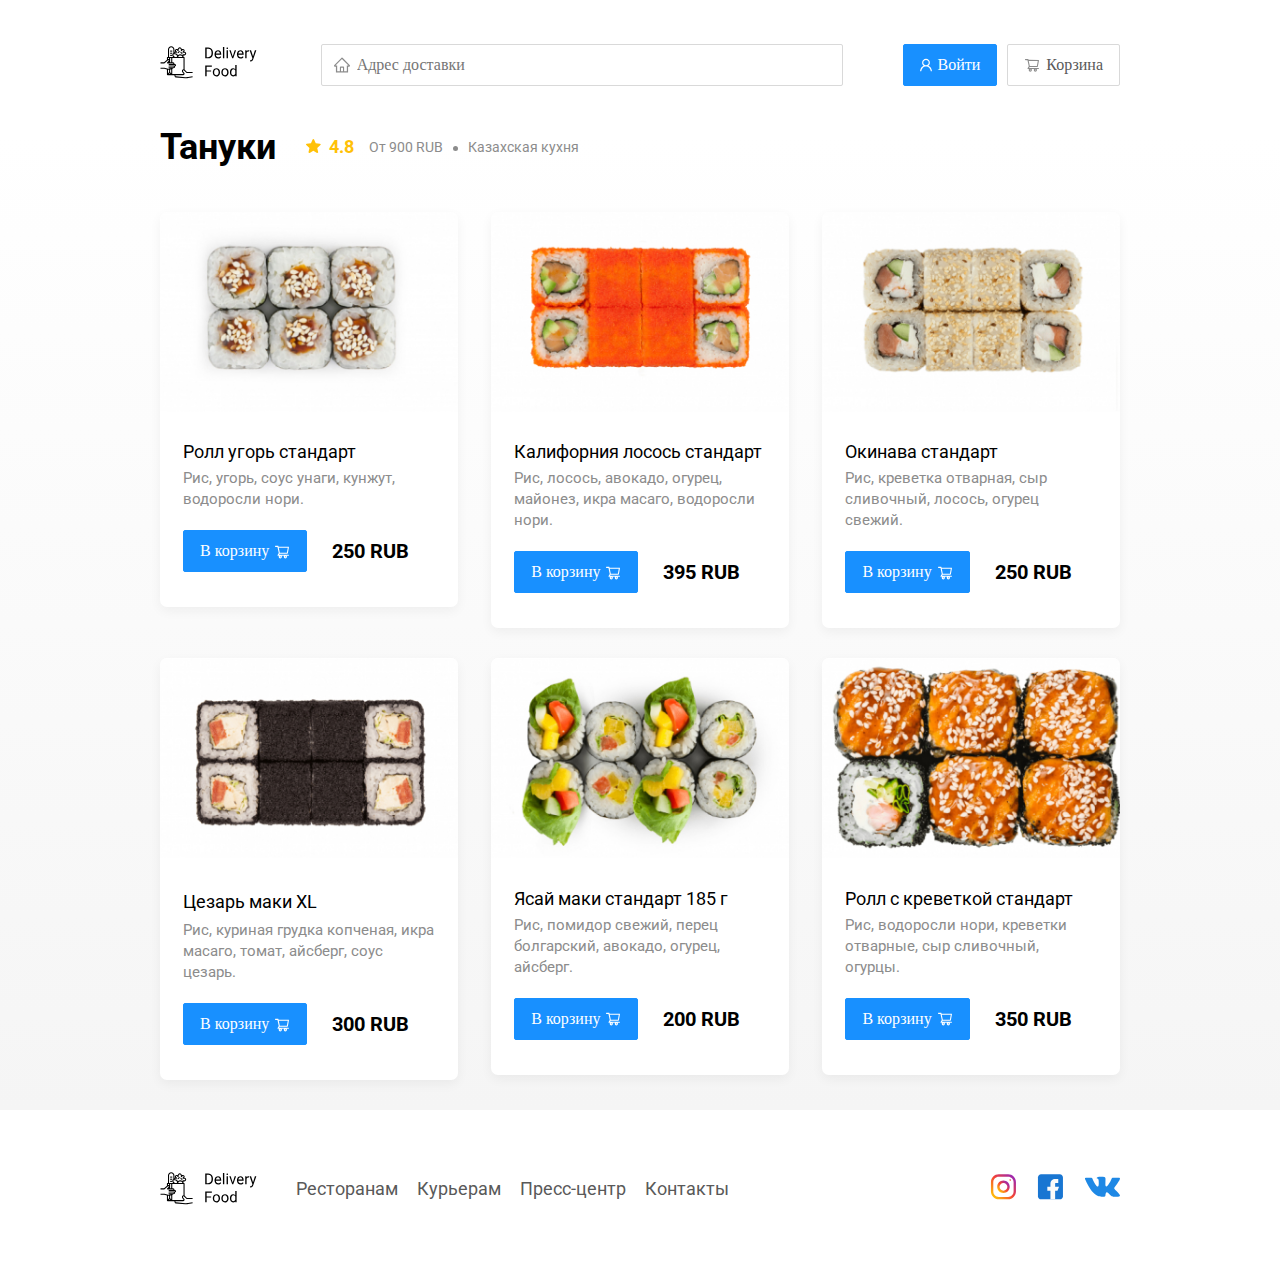
<file: restaurant-tanuki.html>
<!DOCTYPE html>
<html lang="ru">
    <head>
        <meta charset="UTF-8">
        <meta name="viewport" content="width=device-width, initial-scale=1.0">
        <title>Тануки - доставка еды на дом</title>
        <link 
            href="https://fonts.googleapis.com/css?family=Roboto:400,700&display=swap&subset=cyrillic" 
            rel="stylesheet"
        />
        <link rel="stylesheet" href="css\normalize.css">
        <link rel="stylesheet" href="css\animate.css">
        <link rel="stylesheet" href="css/style.css"/>
    </head>
    <body>
        <div class="container">
                <!-- Шапка сайти -->
            <header class="header">
                <a href="index.html" class="logo">
                    <img src="img/logo.svg" alt="Logo" class="logo"/>
                </a>
                <input type="text" class="input input-address"placeholder="Адрес доставки"/>
                
                <!-- Кнопки -->
                <div class="buttons">
                    <button class="button button-primary">
                        <img src="img/user.svg" alt="user" class="button-icon animated fadeInRight">
                        <span class="button-text">Войти</span>
                    </button>
                    <button class="button" id="cart-button">
                        <img src="img/shopping-cart.svg" alt="shopping-cart" class="button-icon">
                        <span class="button-text">Корзина</span>
                    </button>
                </div>
            </header>
        </div>
        <!--/.container-->

        <main class="main">
            <div class="container">
                <section class="restaurants">
                    <div class="section-heading">
                       <h2 class="section-title">Тануки</h2>
                       <div class="card-info">
                        <div class="rating"><img src="img/rating.svg" alt="rating" class="rating-star"/>4.8</div>
                        <div class="price">От 900 RUB</div>
                        <div class="category">Казахская кухня</div>

                    </div>
                    <!-- /.card-info -->
                    </div>
                    <div class="cards">
                        <div class="card wow fadeInUp" data-wow-delay="0.2s"> 
                            <img src="img/tanuki-image/image1.jpg" alt="image" class="card-image"/>
                            <div class="card-text">
                                <div class="card-heading">
                                    <h3 class="card-title card-title-reg">Ролл угорь стандарт</h3>
                                </div>
                                <!-- /.card-heading -->
                                <div class="card-info">
                                    <div class="ingredients">Рис, угорь, соус унаги, кунжут, водоросли нори.</div>
                                </div>
                                <!-- /.card-info -->
                                <div class="card-buttons">
                                    <button class="button button-primary">
                                       <span class="button-card-text">В корзину</span>
                                        <img src="img/shopping-cart-white.svg" alt="shopping-cart" class="button-card-image">
                                    </button>
                                    <strong class="card-price-bold">250 RUB</strong>
                                </div>
                            </div>
                            <!-- /.card-text -->
                        </div>
                        <!-- /.card -->
    
                        <div class="card wow fadeInUp" data-wow-delay="0.4s">
                            <img src="img/tanuki-image/image2.jpg" alt="image" class="card-image"/>
                            <div class="card-text">
                                <div class="card-heading">
                                    <h3 class="card-title card-title-reg">Калифорния лосось стандарт</h3>
                                </div>
                                <!-- /.card-heading -->
                                <div class="card-info">
                                    <div class="ingredients">Рис, лосось, авокадо, огурец, майонез, икра масаго, водоросли нори.</div>
                                </div>
                                <!-- /.card-info -->
                                <div class="card-buttons">
                                    <button class="button button-primary">
                                       <span class="button-card-text">В корзину</span>
                                        <img src="img/shopping-cart-white.svg" alt="shopping-cart" class="button-card-image">
                                    </button>
                                    <strong class="card-price-bold">395 RUB</strong>
                                </div>
                            </div>
                            <!-- /.card-text -->
                        </div>
                        <!-- /.card -->
    
                        <div class="card wow fadeInUp" data-wow-delay="0.6s">
                            <img src="img/tanuki-image/image3.jpg" alt="image" class="card-image"/>
                            <div class="card-text">
                                <div class="card-heading">
                                    <h3 class="card-title card-title-reg">Окинава стандарт</h3>
                                </div>
                                <!-- /.card-heading -->
                                <div class="card-info">
                                    <div class="ingredients"> Рис, креветка отварная, сыр сливочный, лосось, огурец свежий.</div>
                                </div>
                                <!-- /.card-info -->
                                <div class="card-buttons">
                                    <button class="button button-primary">
                                       <span class="button-card-text">В корзину</span>
                                        <img src="img/shopping-cart-white.svg" alt="shopping-cart" class="button-card-image">
                                    </button>
                                    <strong class="card-price-bold">250 RUB</strong>
                                </div>
                            </div>
                            <!-- /.card-text -->
                        </div>
                        <!-- /.card -->
    
                        <div class="card wow fadeInUp" data-wow-delay="0.4s">
                            <img src="img/tanuki-image/image4.jpg" alt="image" class="card-image"/>
                            <div class="card-text">
                                <div class="card-heading">
                                    <h3 class="card-title card-title-reg">Цезарь маки XL<h3>
                                </div>
                                <!-- /.card-heading -->
                                <div class="card-info">
                                    <div class="ingredients">Рис, куриная грудка копченая, икра масаго, томат, айсберг, соус цезарь.</div>
                                </div>
                                <!-- /.card-info -->
                                <div class="card-buttons">
                                    <button class="button button-primary">
                                       <span class="button-card-text">В корзину</span>
                                        <img src="img/shopping-cart-white.svg" alt="shopping-cart" class="button-card-image">
                                    </button>
                                    <strong class="card-price-bold">300 RUB</strong>
                                </div>
                            </div>
                            <!-- /.card-text -->
                        </div>
                        <!-- /.card -->
    
                        <div class="card wow fadeInUp" data-wow-delay="0.6s">
                            <img src="img/tanuki-image/image5.jpg" alt="image" class="card-image"/>
                            <div class="card-text">
                                <div class="card-heading">
                                    <h3 class="card-title card-title-reg">Ясай маки стандарт 185 г</h3>
                                </div>
                                <!-- /.card-heading -->
                                <div class="card-info">
                                    <div class="ingredients">Рис, помидор свежий, перец болгарский, авокадо, огурец, айсберг.</div>
                                </div>
                                <!-- /.card-info -->
                                <div class="card-buttons">
                                    <button class="button button-primary">
                                       <span class="button-card-text">В корзину</span>
                                        <img src="img/shopping-cart-white.svg" alt="shopping-cart" class="button-card-image">
                                    </button>
                                    <strong class="card-price-bold">200 RUB</strong>
                                </div>
                            </div>
                            <!-- /.card-text -->
                        </div>
                        <!-- /.card -->
    
                        <div class="card wow fadeInUp" data-wow-delay="0.8s">
                            <img src="img/tanuki-image/image6.jpg" alt="image" class="card-image"/>
                            <div class="card-text">
                                <div class="card-heading">
                                    <h3 class="card-title card-title-reg">Ролл с креветкой стандарт</h3>
                                </div>
                                <!-- /.card-heading -->
                                <div class="card-info">
                                    <div class="ingredients">Рис, водоросли нори, креветки отварные, сыр сливочный, огурцы.</div>
                                </div>
                                <!-- /.card-info -->
                                <div class="card-buttons">
                                    <button class="button button-primary">
                                       <span class="button-card-text">В корзину</span>
                                        <img src="img/shopping-cart-white.svg" alt="shopping-cart" class="button-card-image">
                                    </button>
                                    <strong class="card-price-bold">350 RUB</strong>
                                </div>
                            </div>
                            <!-- /.card-text -->
                        </div>
                        <!-- /.card -->
    
    
                    </div>
                    <!--/.cards-->
                </section>

            </div>

        </main>
        <footer class="footer">
            <div class="container">
                <div class="footer-block">
                    <img src="img/logo.svg" alt="logo" class="logo footer-logo">
                    <nav class="footer-nav">
                        <a href="#" class="footer-link">Ресторанам</a>
                        <a href="#" class="footer-link">Курьерам</a>
                        <a href="#" class="footer-link">Пресс-центр</a>
                        <a href="#" class="footer-link">Контакты</a>
                    </nav>
                    <div class="social-links">
                        <a href="#" class="social-link"><img src="img/instagram.svg" alt="instagram"></a>
                        <a href="#" class="social-link"><img src="img/facebook.svg" alt="facebook"></a>
                        <a href="#" class="social-link"><img src="img/vk.svg" alt="vk"></a>
                    </div>
                </div>
            </div>
        </footer>
        <div class="modal">
            <div class="modal-dialog">
                <div class="modal-header">
                    <h3 class="modal-title">Корзина</h3>
                    <button class="close">&times;</button>
                </div>
                <div class="modal-body">
                    <div class="food-row">
                        <span class="food-name">Ролл угорь стандарт</span>
                        <strong class="food-price">250 RUB</strong>
                        <div class="food-counter">
                            <button class="counter-button">-</button>
                            <span class="counter">1</span>
                            <button class="counter-button">+</button>
                        </div>
                    </div>
                    <div class="food-row">
                        <span class="food-name">Ролл угорь стандарт</span>
                        <strong class="food-price">250 RUB</strong>
                        <div class="food-counter">
                            <button class="counter-button">-</button>
                            <span class="counter">1</span>
                            <button class="counter-button">+</button>
                        </div>
                    </div>
                    <div class="food-row">
                        <span class="food-name">Ролл угорь стандарт</span>
                        <strong class="food-price">250 RUB</strong>
                        <div class="food-counter">
                            <button class="counter-button">-</button>
                            <span class="counter">1</span>
                            <button class="counter-button">+</button>
                        </div>
                    </div>
                    <div class="food-row">
                        <span class="food-name">Ролл угорь стандарт</span>
                        <strong class="food-price">250 RUB</strong>
                        <div class="food-counter">
                            <button class="counter-button">-</button>
                            <span class="counter">1</span>
                            <button class="counter-button">+</button>
                        </div>
                    </div>
                    <div class="food-row">
                        <span class="food-name">Ролл угорь стандарт</span>
                        <strong class="food-price">250 RUB</strong>
                        <div class="food-counter">
                            <button class="counter-button">-</button>
                            <span class="counter">1</span>
                            <button class="counter-button">+</button>
                        </div>
                    </div>
                </div>
                <div class="modal-footer">
                    <span class="modal-pricetag">1250 RUB</span>
                    <div class="footer-buttons">
                        <button class="button button-primary">Оформить заказ</button>
                        <button class="button">Отмена</button>
                    </div>
                </div>
                <!-- /.modal-footer -->
                
            </div>
        </div>
        <script src="js/wow.min.js"></script>
        <script src="js/main.js"></script>
    </body>
</html>
</file>
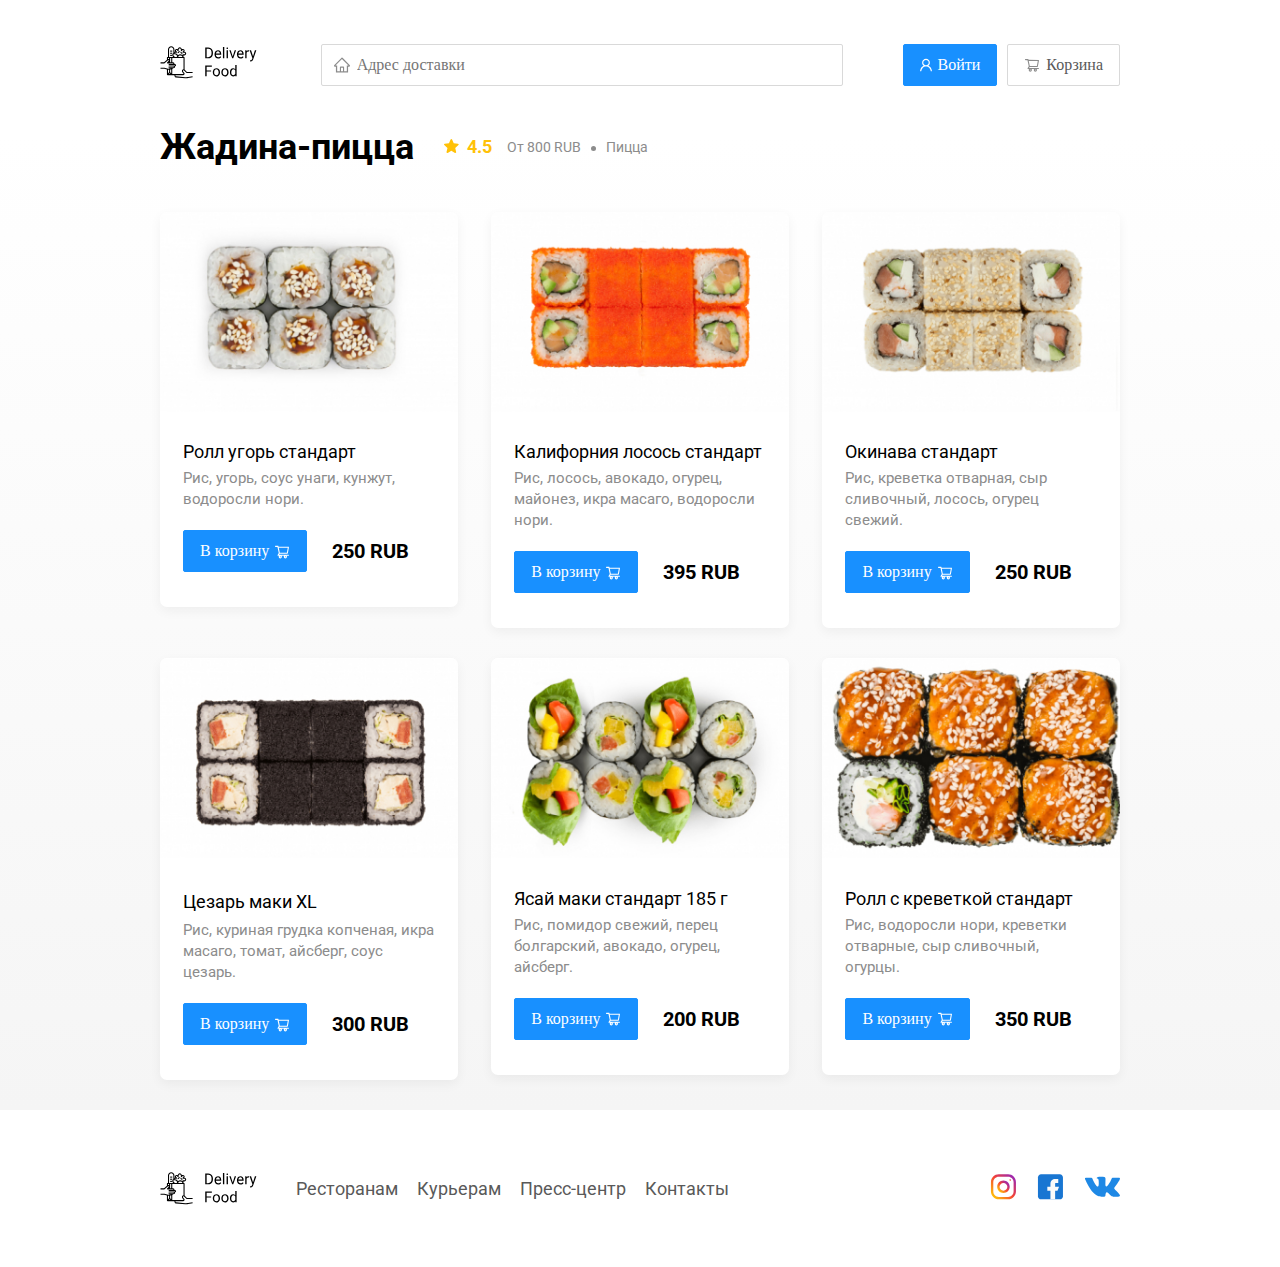
<file: restaurant-zhadina.html>
<!DOCTYPE html>
<html lang="ru">
    <head>
        <meta charset="UTF-8">
        <meta name="viewport" content="width=device-width, initial-scale=1.0">
        <title>Жадина-пицца - доставка еды на дом</title>
        <link 
            href="https://fonts.googleapis.com/css?family=Roboto:400,700&display=swap&subset=cyrillic" 
            rel="stylesheet"
        />
        <link rel="stylesheet" href="css\normalize.css">
        <link rel="stylesheet" href="css/style.css"/>
    </head>
    <body>
        <div class="container">
                <!-- Шапка сайти -->
            <header class="header">
                <a href="index.html" class="logo">
                    <img src="img/logo.svg" alt="Logo" class="logo"/>
                </a>
                <input type="text" class="input input-address"placeholder="Адрес доставки"/>
                
                <!-- Кнопки -->
                <div class="buttons">
                    <button class="button button-primary">
                        <img src="img/user.svg" alt="user" class="button-icon">
                        <span class="button-text">Войти</span>
                    </button>
                    <button class="button">
                        <img src="img/shopping-cart.svg" alt="shopping-cart" class="button-icon">
                        <span class="button-text">Корзина</span>
                    </button>
                </div>
            </header>
        </div>
        <!--/.container-->

        <main class="main">
            <div class="container">
                <section class="restaurants">
                    <div class="section-heading">
                       <h2 class="section-title">Жадина-пицца</h2>
                       <div class="card-info">
                        <div class="rating"><img src="img/rating.svg" alt="rating" class="rating-star"/>4.5</div>
                        <div class="price">От 800 RUB</div>
                        <div class="category">Пицца</div>

                    </div>
                    <!-- /.card-info -->
                    </div>
                    <div class="cards">
                        <div class="card">
                            <img src="img/tanuki-image/image1.jpg" alt="image" class="card-image"/>
                            <div class="card-text">
                                <div class="card-heading">
                                    <h3 class="card-title card-title-reg">Ролл угорь стандарт</h3>
                                </div>
                                <!-- /.card-heading -->
                                <div class="card-info">
                                    <div class="ingredients">Рис, угорь, соус унаги, кунжут, водоросли нори.</div>
                                </div>
                                <!-- /.card-info -->
                                <div class="card-buttons">
                                    <button class="button button-primary">
                                       <span class="button-card-text">В корзину</span>
                                        <img src="img/shopping-cart-white.svg" alt="shopping-cart" class="button-card-image">
                                    </button>
                                    <strong class="card-price-bold">250 RUB</strong>
                                </div>
                            </div>
                            <!-- /.card-text -->
                        </div>
                        <!-- /.card -->
    
                        <div class="card">
                            <img src="img/tanuki-image/image2.jpg" alt="image" class="card-image"/>
                            <div class="card-text">
                                <div class="card-heading">
                                    <h3 class="card-title card-title-reg">Калифорния лосось стандарт</h3>
                                </div>
                                <!-- /.card-heading -->
                                <div class="card-info">
                                    <div class="ingredients">Рис, лосось, авокадо, огурец, майонез, икра масаго, водоросли нори.</div>
                                </div>
                                <!-- /.card-info -->
                                <div class="card-buttons">
                                    <button class="button button-primary">
                                       <span class="button-card-text">В корзину</span>
                                        <img src="img/shopping-cart-white.svg" alt="shopping-cart" class="button-card-image">
                                    </button>
                                    <strong class="card-price-bold">395 RUB</strong>
                                </div>
                            </div>
                            <!-- /.card-text -->
                        </div>
                        <!-- /.card -->
    
                        <div class="card">
                            <img src="img/tanuki-image/image3.jpg" alt="image" class="card-image"/>
                            <div class="card-text">
                                <div class="card-heading">
                                    <h3 class="card-title card-title-reg">Окинава стандарт</h3>
                                </div>
                                <!-- /.card-heading -->
                                <div class="card-info">
                                    <div class="ingredients"> Рис, креветка отварная, сыр сливочный, лосось, огурец свежий.</div>
                                </div>
                                <!-- /.card-info -->
                                <div class="card-buttons">
                                    <button class="button button-primary">
                                       <span class="button-card-text">В корзину</span>
                                        <img src="img/shopping-cart-white.svg" alt="shopping-cart" class="button-card-image">
                                    </button>
                                    <strong class="card-price-bold">250 RUB</strong>
                                </div>
                            </div>
                            <!-- /.card-text -->
                        </div>
                        <!-- /.card -->
    
                        <div class="card">
                            <img src="img/tanuki-image/image4.jpg" alt="image" class="card-image"/>
                            <div class="card-text">
                                <div class="card-heading">
                                    <h3 class="card-title card-title-reg">Цезарь маки XL<h3>
                                </div>
                                <!-- /.card-heading -->
                                <div class="card-info">
                                    <div class="ingredients">Рис, куриная грудка копченая, икра масаго, томат, айсберг, соус цезарь.</div>
                                </div>
                                <!-- /.card-info -->
                                <div class="card-buttons">
                                    <button class="button button-primary">
                                       <span class="button-card-text">В корзину</span>
                                        <img src="img/shopping-cart-white.svg" alt="shopping-cart" class="button-card-image">
                                    </button>
                                    <strong class="card-price-bold">300 RUB</strong>
                                </div>
                            </div>
                            <!-- /.card-text -->
                        </div>
                        <!-- /.card -->
    
                        <div class="card">
                            <img src="img/tanuki-image/image5.jpg" alt="image" class="card-image"/>
                            <div class="card-text">
                                <div class="card-heading">
                                    <h3 class="card-title card-title-reg">Ясай маки стандарт 185 г</h3>
                                </div>
                                <!-- /.card-heading -->
                                <div class="card-info">
                                    <div class="ingredients">Рис, помидор свежий, перец болгарский, авокадо, огурец, айсберг.</div>
                                </div>
                                <!-- /.card-info -->
                                <div class="card-buttons">
                                    <button class="button button-primary">
                                       <span class="button-card-text">В корзину</span>
                                        <img src="img/shopping-cart-white.svg" alt="shopping-cart" class="button-card-image">
                                    </button>
                                    <strong class="card-price-bold">200 RUB</strong>
                                </div>
                            </div>
                            <!-- /.card-text -->
                        </div>
                        <!-- /.card -->
    
                        <div class="card">
                            <img src="img/tanuki-image/image6.jpg" alt="image" class="card-image"/>
                            <div class="card-text">
                                <div class="card-heading">
                                    <h3 class="card-title card-title-reg">Ролл с креветкой стандарт</h3>
                                </div>
                                <!-- /.card-heading -->
                                <div class="card-info">
                                    <div class="ingredients">Рис, водоросли нори, креветки отварные, сыр сливочный, огурцы.</div>
                                </div>
                                <!-- /.card-info -->
                                <div class="card-buttons">
                                    <button class="button button-primary">
                                       <span class="button-card-text">В корзину</span>
                                        <img src="img/shopping-cart-white.svg" alt="shopping-cart" class="button-card-image">
                                    </button>
                                    <strong class="card-price-bold">350 RUB</strong>
                                </div>
                            </div>
                            <!-- /.card-text -->
                        </div>
                        <!-- /.card -->
    
    
                    </div>
                    <!--/.cards-->
                </section>

            </div>

        </main>
        <footer class="footer">
            <div class="container">
                <div class="footer-block">
                    <img src="img/logo.svg" alt="logo" class="logo footer-logo">
                    <nav class="footer-nav">
                        <a href="#" class="footer-link">Ресторанам</a>
                        <a href="#" class="footer-link">Курьерам</a>
                        <a href="#" class="footer-link">Пресс-центр</a>
                        <a href="#" class="footer-link">Контакты</a>
                    </nav>
                    <div class="social-links">
                        <a href="#" class="social-link"><img src="img/instagram.svg" alt="instagram"></a>
                        <a href="#" class="social-link"><img src="img/facebook.svg" alt="facebook"></a>
                        <a href="#" class="social-link"><img src="img/vk.svg" alt="vk"></a>
                    </div>
                </div>
            </div>
        </footer>
        
    </body>
</html>
</file>
<file: css/style.css>
*{
    box-sizing: border-box;
}
body{
    font-family: 'Roboto', sans-serif;
    padding-top: 44px;
}
.container{
    
    max-width: 1200px;
    margin: auto;
}
.header{
    display: flex;
    align-items: center;
    justify-content: space-between;
    margin-bottom: 40px;
}
.input{
    background: #FFFFFF;
    border: 1px solid #D9D9D9;
    border-radius: 2px;
    font-size: 16px;
    line-height: 24px;
    font-family: 'Times New Roman', Times, sans-serif;
    padding: 8px;
    padding-left: 35px;
    background-repeat: no-repeat;
    background-position: left 11px center;
}
.input-address{
    flex:0.8;
    background-image: url(../img/home.svg);
    
}
.input-search{
    background-image: url(../img/search.svg);
    width: 300px;
    margin-left:auto;
}

.buttons{
    display: flex;
    align-items: center;
}
.button{
    display: flex;
    align-items: center;
    padding: 8px 16px;
    background: #FFFFFF;
    border: 1px solid #D9D9D9;
    box-sizing: border-box;
    box-shadow: 0px 0px 2px rgba(0, 0, 0, 0.0015);
    border-radius: 2px;
    color: #595959;
    font-size: 16px;
    line-height: 24px;
    font-family: Cambria, Cochin, Georgia, Times, 'Times New Roman', serif;
}
.button-primary{
    background: #1890FF;
    border: 1px solid #1890FF;
    color: #FFFFFF;
    margin-right: 10px;
}

.button-icon{
    margin-right: 6px;
    vertical-align: middle;

}
.button-card-text{
    margin-right:5px;
}

.button-text{
    vertical-align: middle;
    font-family: Cambria, Cochin, Georgia, Times, 'Times New Roman', serif;
    
}
.promo{
    box-shadow: 0px 7px 12px #9e9ea31a;
    background: #FFF1B8 url(../img/promo-image.png)   no-repeat top -90px right -116px/600px;
    border-radius: 10px;
    padding: 68px 70px;
    margin-bottom: 56px;
}

.promo-title{
    font-style: normal;
    font-weight: bold;
    font-size: 39px;
    line-height: 46px;
    color: #302C34;
}
.promo-text{
    font-style: normal;
    font-weight: normal;
    font-size: 24px;
    line-height: 28px;
    color: #302C34;
    max-width: 538px;
}
.main{
    background: linear-gradient(180deg, rgba(245, 245, 245, 0) 1.04%, #F5F5F5 100%);
}
.section-heading{
    display:flex;
    align-items: center;
    margin-bottom: 44px;

}

.section-title{
    font-style: normal;
    font-weight: bold;
    font-size: 36px;
    line-height: 42px;
    color: #000000;
    margin: 0;
    margin-right: 30px;
}
.cards{
    display:flex;
    align-items: flex-start;
    flex-wrap: wrap;
    justify-content: space-between;
    
}
.card{
    background: #FFFFFF;
    box-shadow: 0px 4px 12px rgba(0, 0, 0, 0.05);
    border-radius: 7px;
    overflow: hidden;
    margin-bottom: 30px;
    flex-basis:31%;
    text-decoration: none;
}

.card-image{
    width: 384px;
    height: 250px;
    object-fit: cover;
}

.card-text{
    padding-top: 20px;
    padding-bottom:35px;
    padding-left: 23px;
    padding-right: 23px;
}

.card-heading{
    display: flex;
    align-items: center;
    justify-content: space-between;
}

.card-title{
    margin: 0;
    font-style: normal;
    font-weight: bold;
    font-size: 24px;
    line-height: 32px;
    color: #000000;
}
.card-title-reg{
    font-weight: 400;
    font-size: 18px;
    line-height: 32px;

}

.card-tag{
    font-style: normal;
    font-weight: normal;
    font-size: 12px;
    line-height: 20px;
    color: #FFFFFF;
    background: #262626;
    border-radius: 2px;
    padding: 1px 8px;
}

.card-info{
    display: flex;
    align-items: center;
    flex-wrap: wrap;
}
.card-buttons{
    display: flex;
    align-items: center;
    margin-top: 20px;
}
.card-price-bold{
    font-weight: bold;
    font-size: 20px;
    line-height: 32px;
    margin-left: 15px;
}
.rating{
    margin-right: 26px;
    font-weight: bold;
    font-size: 18px;
    line-height: 32px;
    color: #FFC107;

}

.price,.category{
    color: #8C8C8C;
    font-size: 18px;
    line-height: 32px;
}
.price{
    margin-right:10px;
}
.ingredients{
    color: #8C8C8C;
    font-size: 15px;
    line-height: 21px;
}


.category{
    text-overflow: ellipsis;
    overflow: hidden;
    white-space: nowrap;
    max-width: 150px;
}
.price::after{
    content:"";
    width: 5px;
    height: 5px;
    background-color: #8C8C8C;
    display: inline-block;
    vertical-align: middle;
    border-radius: 50%;
    margin-left: 10px;
}
.rating-star{
    margin-right: 7.5px;
}
.footer{
    padding: 60px 0;
}
.footer-block{
    display: flex;
    align-items: center;
    justify-content: space-between;
}
.footer-nav{
    margin-right: auto;
    margin-left: 35px;
}
.footer-link{
    display: inline-block;
    color: #595959;
    text-decoration: none;
    font-style: normal;
    font-weight: normal;
    font-size: 18px;
    line-height: 21px;

}
.footer-link:not(:last-child){
    margin-right: 15px;
}

.social-links{
    display: flex;
    align-items: center;
}
.social-link:not(:last-child){
    margin-right: 21px;
}

.modal{

    position: fixed;
    left: 0;
    top:0;
    width: 100%;
    height: 100%;
    background: rgba(0, 0, 0, 0.4);
    display: none;
}

.is-open{
    display:flex;
}
.modal-dialog{
    max-width: 780px;
    width: 95%;
    background: #FFFFFF;
    border-radius: 5px;
    margin: auto;
    padding: 40px 45px;
}

.modal-header{
    display: flex;
    align-items: center;
    justify-content: space-between;
    margin-bottom: 45px;
}
.modal-title{
    margin:0;
    font-weight: bold;
    font-size: 36px;
    line-height: 42px;
}
.close{
    font-size: 36px;
    border: none;
    background: transparent;
}
.modal-body{
    margin-bottom: 52px;
}
.food-row{
    display: flex;
    align-items: center;
    justify-content: space-between;
    padding-bottom: 8px;
    border-bottom:1px solid #D9D9D9;
    margin-bottom: 15px;
}
.food-name{
    font-weight: normal;
    font-size: 18px;
    line-height: 32px;
}
.food-price{
    margin-left: auto;
    margin-right: 47px;
    font-weight: bold;
    font-size: 20px;
    line-height: 32px;
}
.food-counter{
    display:flex;
    align-items: center;
}
.counter-button{
    display: flex;
    align-items: center;
    justify-content: center;
    width:39px;
    height: 32px;
    background: #FFFFFF;
    border: 1px solid #40A9FF;
    box-sizing: border-box;
    border-radius: 2px;
    font-weight: normal;
    font-size: 14px;
    line-height: 22px;
    color: #40A9FF;
}
.counter{
    font-size: 16px;
    line-height: 24px;
    margin-left: 10px;
    margin-right: 10px;
}
.modal-footer{
    display:flex;
    align-items: center;
    justify-content: space-between;
}
.footer-buttons{
    display:flex;
    align-items: center;
}
.modal-pricetag{
    background: #262626;
    border-radius: 5px;
    color: #FFFFFF;
    padding: 15px 20px;
    font-size: 20px;
    line-height: 23px;
}
@media(max-width:1366px){
    .container{
        max-width:960px;
    }
    .promo{
        background-position: center right -110px;
        background-size: 500px;
    }
    .rating{
        margin-right: 15px;
    }
    .category,.price{
        font-size: 14px;
    }
    .card-image{
        width: 300px;
        height: 200px;
        object-fit: cover;
    }
}
@media (max-width:992px){
    .container{
        max-width: 750px;
    }
    .promo{
        padding:50px;
        background-size: 500px;
        background-position: center right -250px;
    }
    .promo-text{
        font-size: 18px;
        max-width: 400px;

    }
    .card-image{
        width: 384px;
        height: 250px;
        object-fit: cover;
    }
    .card{
        flex-basis: 49%;
    }
    .footer-link{
        font-size:16px;
    }
}

@media (max-width: 768px){
    .container
    {
        max-width: 560px;
    }
    .card-info{
        flex-wrap: wrap;
    }
    .card.rating{
        flex-basis: 100%;
    }
    .card-title{
        font-size: 18px;
    }
    .promo-title{
        font-size: 24px;
        line-height: 1.4;
    }
    .promo{
        background-size: 380px;
        background-position: bottom 10px right -200px;
    }
    .promo-text{
        margin-top: 0;
    }
    .card-image{
        width: 300px;
        height: 200px;
        object-fit: cover;
    }
}

@media(max-width:578px){
    .container{
       max-width: 90%;
    }
    .header{
        flex-wrap: wrap;
    }
    .input-address{
        margin-top: 15px;
        order:5;
        flex:1;
    }
    .promo{
        background-image: none;
    }
    .promo-title{
        margin-bottom: 10px;
    }
    .section-title{
        font: size 20px;
    }
    .card{
        flex: 100%;
    }
    .card-image{
        width: 100%;
    }
    .footer{
        padding: 30px 0 ;
    }
    .footer-block{
        align-items: flex-start;
       
    }
    .footer-nav{
        margin-left:0;
        margin-right: 0;
        order:0;
        display: flex;
        flex-direction:column;
    }
    .footer-logo{
        margin-right: 15px;
        order:1;
    }
    .social-links{
        order:2;
    }
}
@media (max-width:480px){
    .button-text{
        display: none;
    }
    .button-icon{
        margin: 0;
    }
    .button{
       min-height: 40px; 
    }
    .promo{
        padding: 20px;
    }
    .section-heading{
        flex-wrap: wrap;
    }
    .input-search{
        font-size: 20px;
    }
    .footer-block{
        flex-wrap:wrap;
        flex-direction: column;
        align-items: center;
    }
    .footer-logo{
        order:0;
        margin-bottom: 20px;
    }
    .footer-nav{
        margin-bottom: 20px;
        text-align:center;
    }
    .footer-link :not(:last-child){
        margin-right: 0;
    }
    
}
</file>
